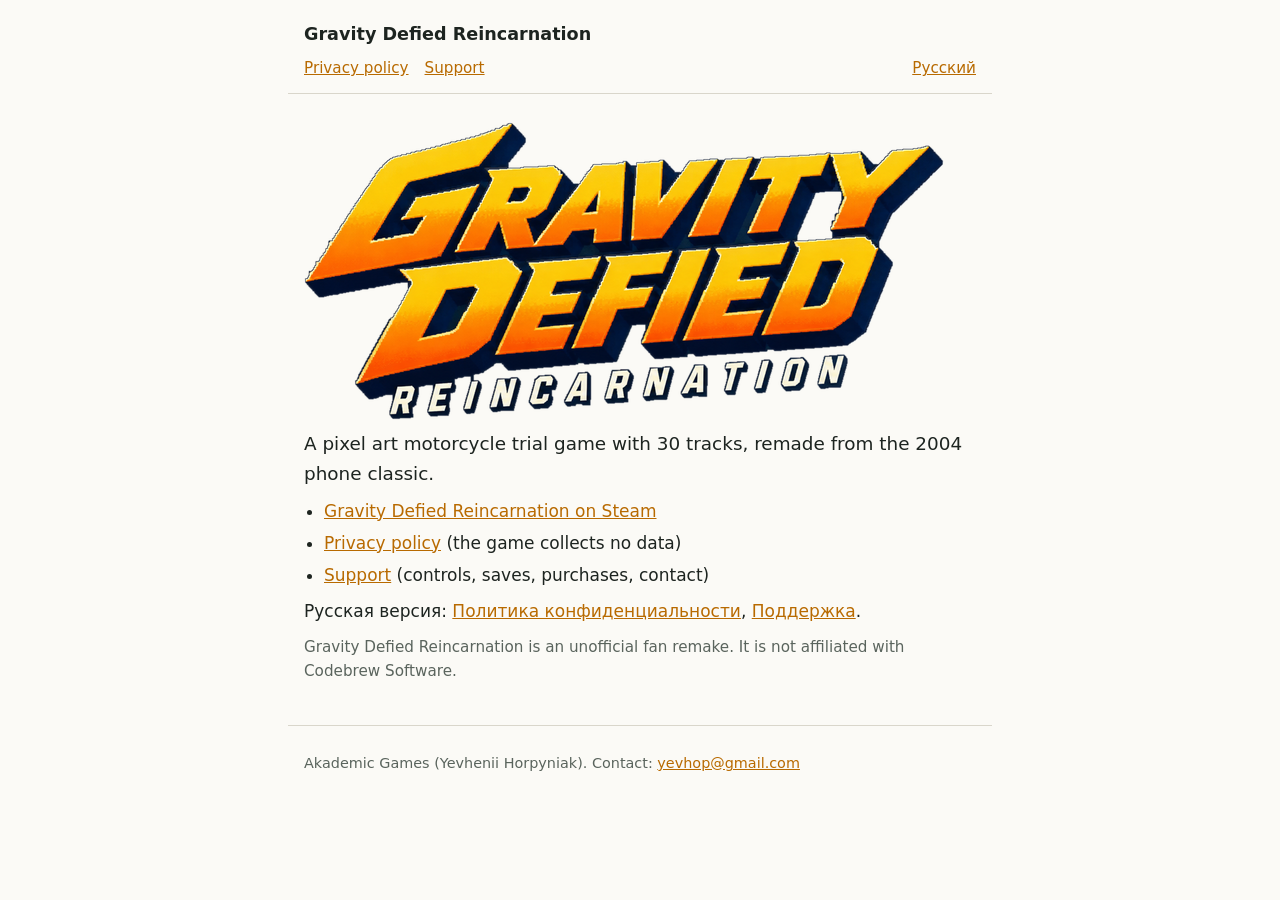
<file: index.html>
<!doctype html>
<html lang="en">
<head>
<meta charset="utf-8">
<meta name="viewport" content="width=device-width, initial-scale=1">
<title>Gravity Defied Reincarnation</title>
<meta name="description" content="Gravity Defied Reincarnation, a pixel art motorcycle trial game. Privacy policy and support.">
<link rel="stylesheet" href="style.css">
</head>
<body>
<header>
  <a class="brand" href="index.html">Gravity Defied Reincarnation</a>
  <nav>
    <a href="privacy.html">Privacy policy</a>
    <a href="support.html">Support</a>
    <a class="lang" href="ru/privacy.html" hreflang="ru" lang="ru">Русский</a>
  </nav>
</header>
<main>
  <h1><img class="logo" src="logo.png" width="640" height="298" alt="Gravity Defied Reincarnation"></h1>
  <p class="lead">A pixel art motorcycle trial game with 30 tracks, remade from the 2004 phone classic.</p>
  <ul>
    <li><a href="https://store.steampowered.com/app/5469060/">Gravity Defied Reincarnation on Steam</a></li>
    <li><a href="privacy.html">Privacy policy</a> (the game collects no data)</li>
    <li><a href="support.html">Support</a> (controls, saves, purchases, contact)</li>
  </ul>
  <p>Русская версия: <a href="ru/privacy.html" lang="ru" hreflang="ru">Политика конфиденциальности</a>, <a href="ru/support.html" lang="ru" hreflang="ru">Поддержка</a>.</p>
  <p class="meta">Gravity Defied Reincarnation is an unofficial fan remake. It is not affiliated with Codebrew Software.</p>
</main>
<footer>
  <p>Akademic Games (Yevhenii Horpyniak). Contact: <a href="mailto:yevhop@gmail.com">yevhop@gmail.com</a></p>
</footer>
</body>
</html>
</file>
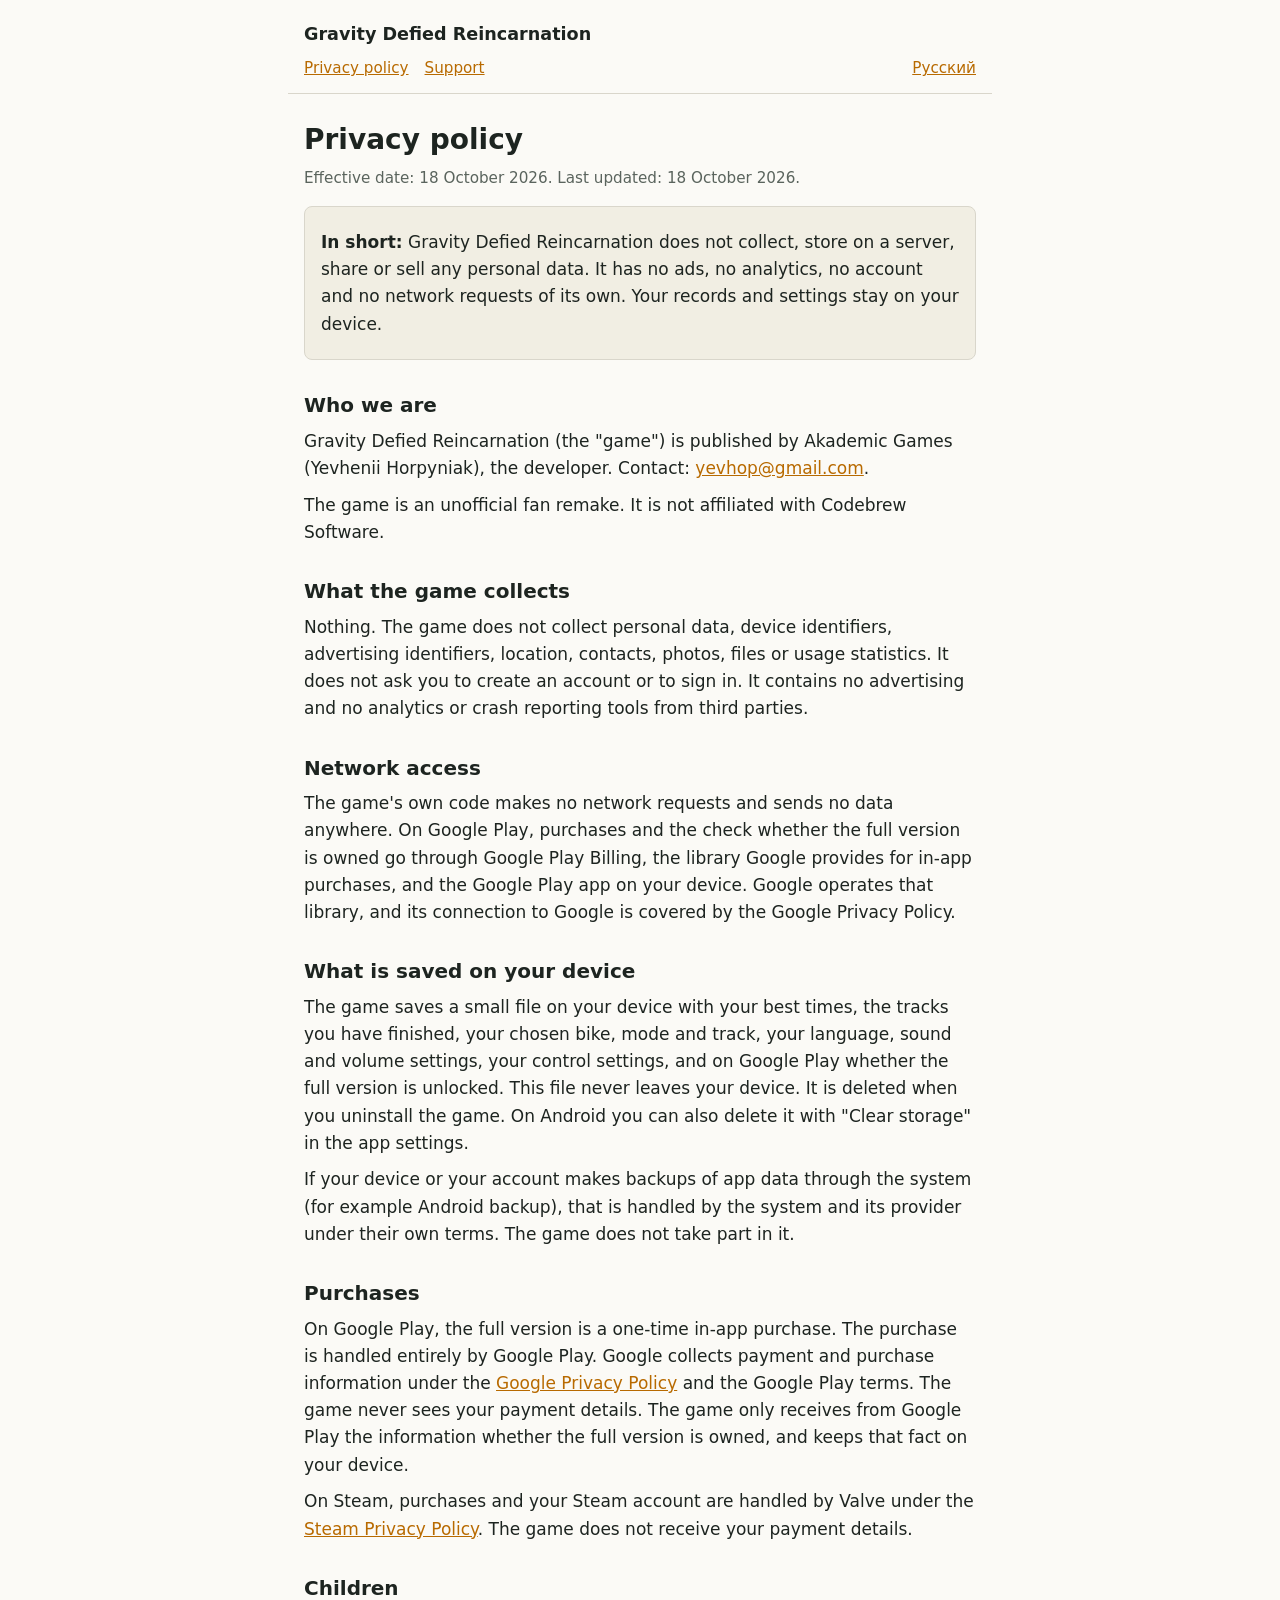
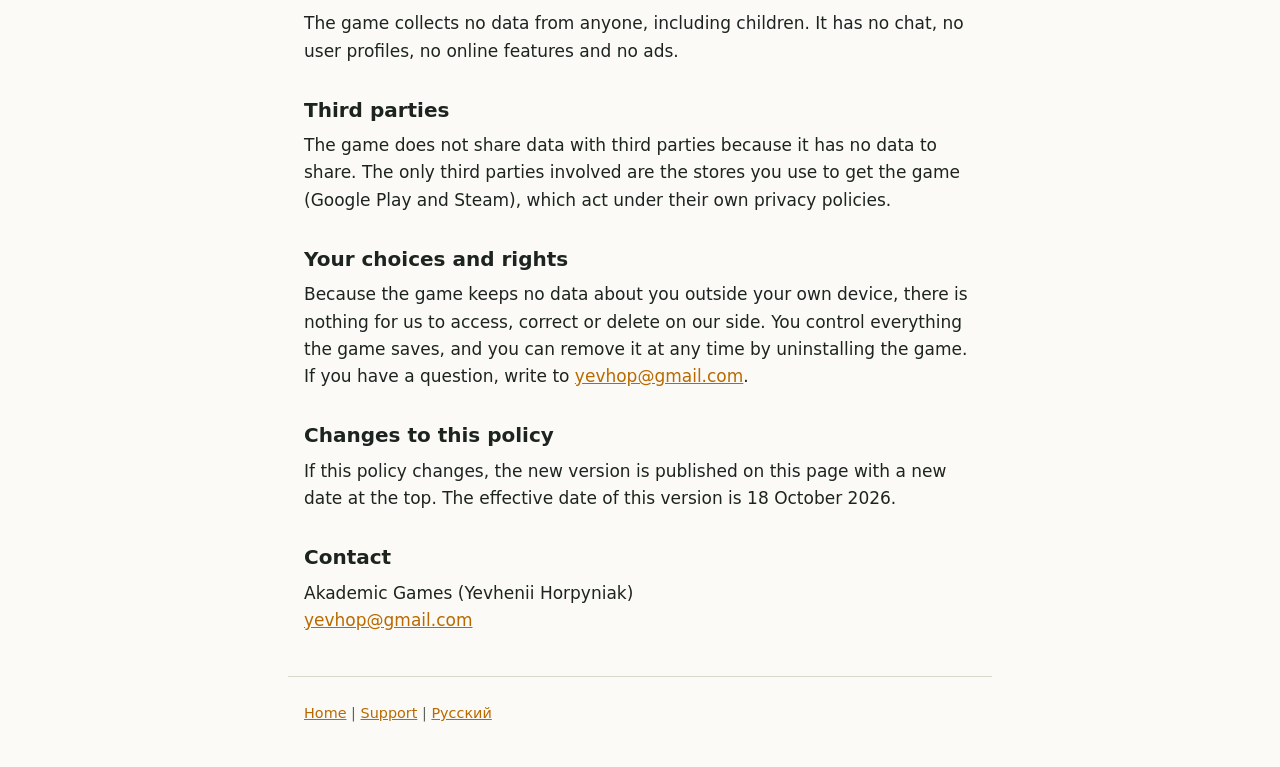
<file: privacy.html>
<!doctype html>
<html lang="en">
<head>
<meta charset="utf-8">
<meta name="viewport" content="width=device-width, initial-scale=1">
<title>Privacy policy - Gravity Defied Reincarnation</title>
<meta name="description" content="Privacy policy of Gravity Defied Reincarnation. The game collects no personal data.">
<link rel="stylesheet" href="style.css">
</head>
<body>
<header>
  <a class="brand" href="index.html">Gravity Defied Reincarnation</a>
  <nav>
    <a href="privacy.html">Privacy policy</a>
    <a href="support.html">Support</a>
    <a class="lang" href="ru/privacy.html" hreflang="ru" lang="ru">Русский</a>
  </nav>
</header>
<main>
  <h1>Privacy policy</h1>
  <p class="meta">Effective date: 18 October 2026. Last updated: 18 October 2026.</p>

  <div class="card">
    <p><strong>In short:</strong> Gravity Defied Reincarnation does not collect, store on a server, share or sell any personal data. It has no ads, no analytics, no account and no network requests of its own. Your records and settings stay on your device.</p>
  </div>

  <h2>Who we are</h2>
  <p>Gravity Defied Reincarnation (the "game") is published by Akademic Games (Yevhenii Horpyniak), the developer. Contact: <a href="mailto:yevhop@gmail.com">yevhop@gmail.com</a>.</p>
  <p>The game is an unofficial fan remake. It is not affiliated with Codebrew Software.</p>

  <h2>What the game collects</h2>
  <p>Nothing. The game does not collect personal data, device identifiers, advertising identifiers, location, contacts, photos, files or usage statistics. It does not ask you to create an account or to sign in. It contains no advertising and no analytics or crash reporting tools from third parties.</p>

  <h2>Network access</h2>
  <p>The game's own code makes no network requests and sends no data anywhere. On Google Play, purchases and the check whether the full version is owned go through Google Play Billing, the library Google provides for in-app purchases, and the Google Play app on your device. Google operates that library, and its connection to Google is covered by the Google Privacy Policy.</p>

  <h2>What is saved on your device</h2>
  <p>The game saves a small file on your device with your best times, the tracks you have finished, your chosen bike, mode and track, your language, sound and volume settings, your control settings, and on Google Play whether the full version is unlocked. This file never leaves your device. It is deleted when you uninstall the game. On Android you can also delete it with "Clear storage" in the app settings.</p>
  <p>If your device or your account makes backups of app data through the system (for example Android backup), that is handled by the system and its provider under their own terms. The game does not take part in it.</p>

  <h2>Purchases</h2>
  <p>On Google Play, the full version is a one-time in-app purchase. The purchase is handled entirely by Google Play. Google collects payment and purchase information under the <a href="https://policies.google.com/privacy">Google Privacy Policy</a> and the Google Play terms. The game never sees your payment details. The game only receives from Google Play the information whether the full version is owned, and keeps that fact on your device.</p>
  <p>On Steam, purchases and your Steam account are handled by Valve under the <a href="https://store.steampowered.com/privacy_agreement/">Steam Privacy Policy</a>. The game does not receive your payment details.</p>

  <h2>Children</h2>
  <p>The game collects no data from anyone, including children. It has no chat, no user profiles, no online features and no ads.</p>

  <h2>Third parties</h2>
  <p>The game does not share data with third parties because it has no data to share. The only third parties involved are the stores you use to get the game (Google Play and Steam), which act under their own privacy policies.</p>

  <h2>Your choices and rights</h2>
  <p>Because the game keeps no data about you outside your own device, there is nothing for us to access, correct or delete on our side. You control everything the game saves, and you can remove it at any time by uninstalling the game. If you have a question, write to <a href="mailto:yevhop@gmail.com">yevhop@gmail.com</a>.</p>

  <h2>Changes to this policy</h2>
  <p>If this policy changes, the new version is published on this page with a new date at the top. The effective date of this version is 18 October 2026.</p>

  <h2>Contact</h2>
  <p>Akademic Games (Yevhenii Horpyniak)<br>
  <a href="mailto:yevhop@gmail.com">yevhop@gmail.com</a></p>
</main>
<footer>
  <p><a href="index.html">Home</a> | <a href="support.html">Support</a> | <a href="ru/privacy.html" lang="ru" hreflang="ru">Русский</a></p>
</footer>
</body>
</html>
</file>
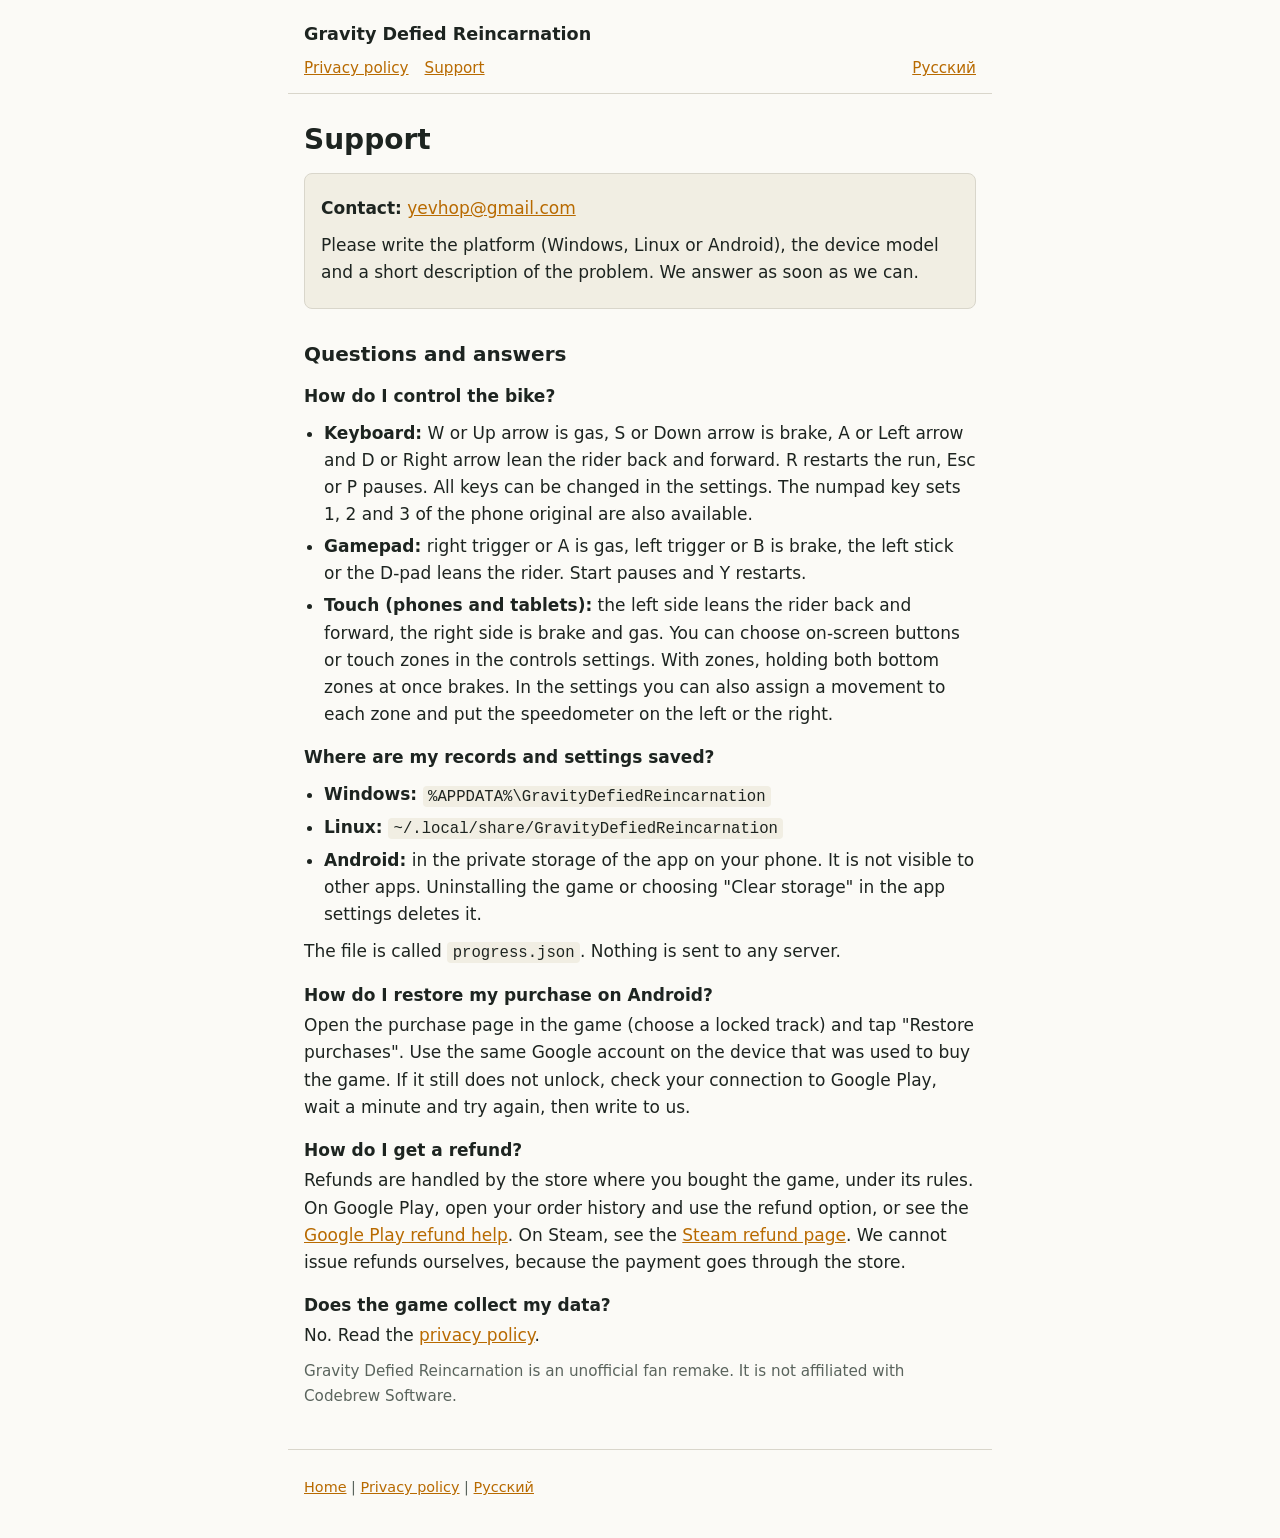
<file: support.html>
<!doctype html>
<html lang="en">
<head>
<meta charset="utf-8">
<meta name="viewport" content="width=device-width, initial-scale=1">
<title>Support - Gravity Defied Reincarnation</title>
<meta name="description" content="Support for Gravity Defied Reincarnation: contact, controls, saves, purchase restore and refunds.">
<link rel="stylesheet" href="style.css">
</head>
<body>
<header>
  <a class="brand" href="index.html">Gravity Defied Reincarnation</a>
  <nav>
    <a href="privacy.html">Privacy policy</a>
    <a href="support.html">Support</a>
    <a class="lang" href="ru/support.html" hreflang="ru" lang="ru">Русский</a>
  </nav>
</header>
<main>
  <h1>Support</h1>
  <div class="card">
    <p><strong>Contact:</strong> <a href="mailto:yevhop@gmail.com">yevhop@gmail.com</a></p>
    <p>Please write the platform (Windows, Linux or Android), the device model and a short description of the problem. We answer as soon as we can.</p>
  </div>

  <h2>Questions and answers</h2>
  <dl>
    <dt>How do I control the bike?</dt>
    <dd>
      <ul>
        <li><strong>Keyboard:</strong> W or Up arrow is gas, S or Down arrow is brake, A or Left arrow and D or Right arrow lean the rider back and forward. R restarts the run, Esc or P pauses. All keys can be changed in the settings. The numpad key sets 1, 2 and 3 of the phone original are also available.</li>
        <li><strong>Gamepad:</strong> right trigger or A is gas, left trigger or B is brake, the left stick or the D-pad leans the rider. Start pauses and Y restarts.</li>
        <li><strong>Touch (phones and tablets):</strong> the left side leans the rider back and forward, the right side is brake and gas. You can choose on-screen buttons or touch zones in the controls settings. With zones, holding both bottom zones at once brakes. In the settings you can also assign a movement to each zone and put the speedometer on the left or the right.</li>
      </ul>
    </dd>

    <dt>Where are my records and settings saved?</dt>
    <dd>
      <ul>
        <li><strong>Windows:</strong> <code>%APPDATA%\GravityDefiedReincarnation</code></li>
        <li><strong>Linux:</strong> <code>~/.local/share/GravityDefiedReincarnation</code></li>
        <li><strong>Android:</strong> in the private storage of the app on your phone. It is not visible to other apps. Uninstalling the game or choosing "Clear storage" in the app settings deletes it.</li>
      </ul>
      <p>The file is called <code>progress.json</code>. Nothing is sent to any server.</p>
    </dd>

    <dt>How do I restore my purchase on Android?</dt>
    <dd>Open the purchase page in the game (choose a locked track) and tap "Restore purchases". Use the same Google account on the device that was used to buy the game. If it still does not unlock, check your connection to Google Play, wait a minute and try again, then write to us.</dd>

    <dt>How do I get a refund?</dt>
    <dd>Refunds are handled by the store where you bought the game, under its rules. On Google Play, open your order history and use the refund option, or see the <a href="https://support.google.com/googleplay/answer/2479637">Google Play refund help</a>. On Steam, see the <a href="https://store.steampowered.com/steam_refunds/">Steam refund page</a>. We cannot issue refunds ourselves, because the payment goes through the store.</dd>

    <dt>Does the game collect my data?</dt>
    <dd>No. Read the <a href="privacy.html">privacy policy</a>.</dd>
  </dl>

  <p class="meta">Gravity Defied Reincarnation is an unofficial fan remake. It is not affiliated with Codebrew Software.</p>
</main>
<footer>
  <p><a href="index.html">Home</a> | <a href="privacy.html">Privacy policy</a> | <a href="ru/support.html" lang="ru" hreflang="ru">Русский</a></p>
</footer>
</body>
</html>
</file>
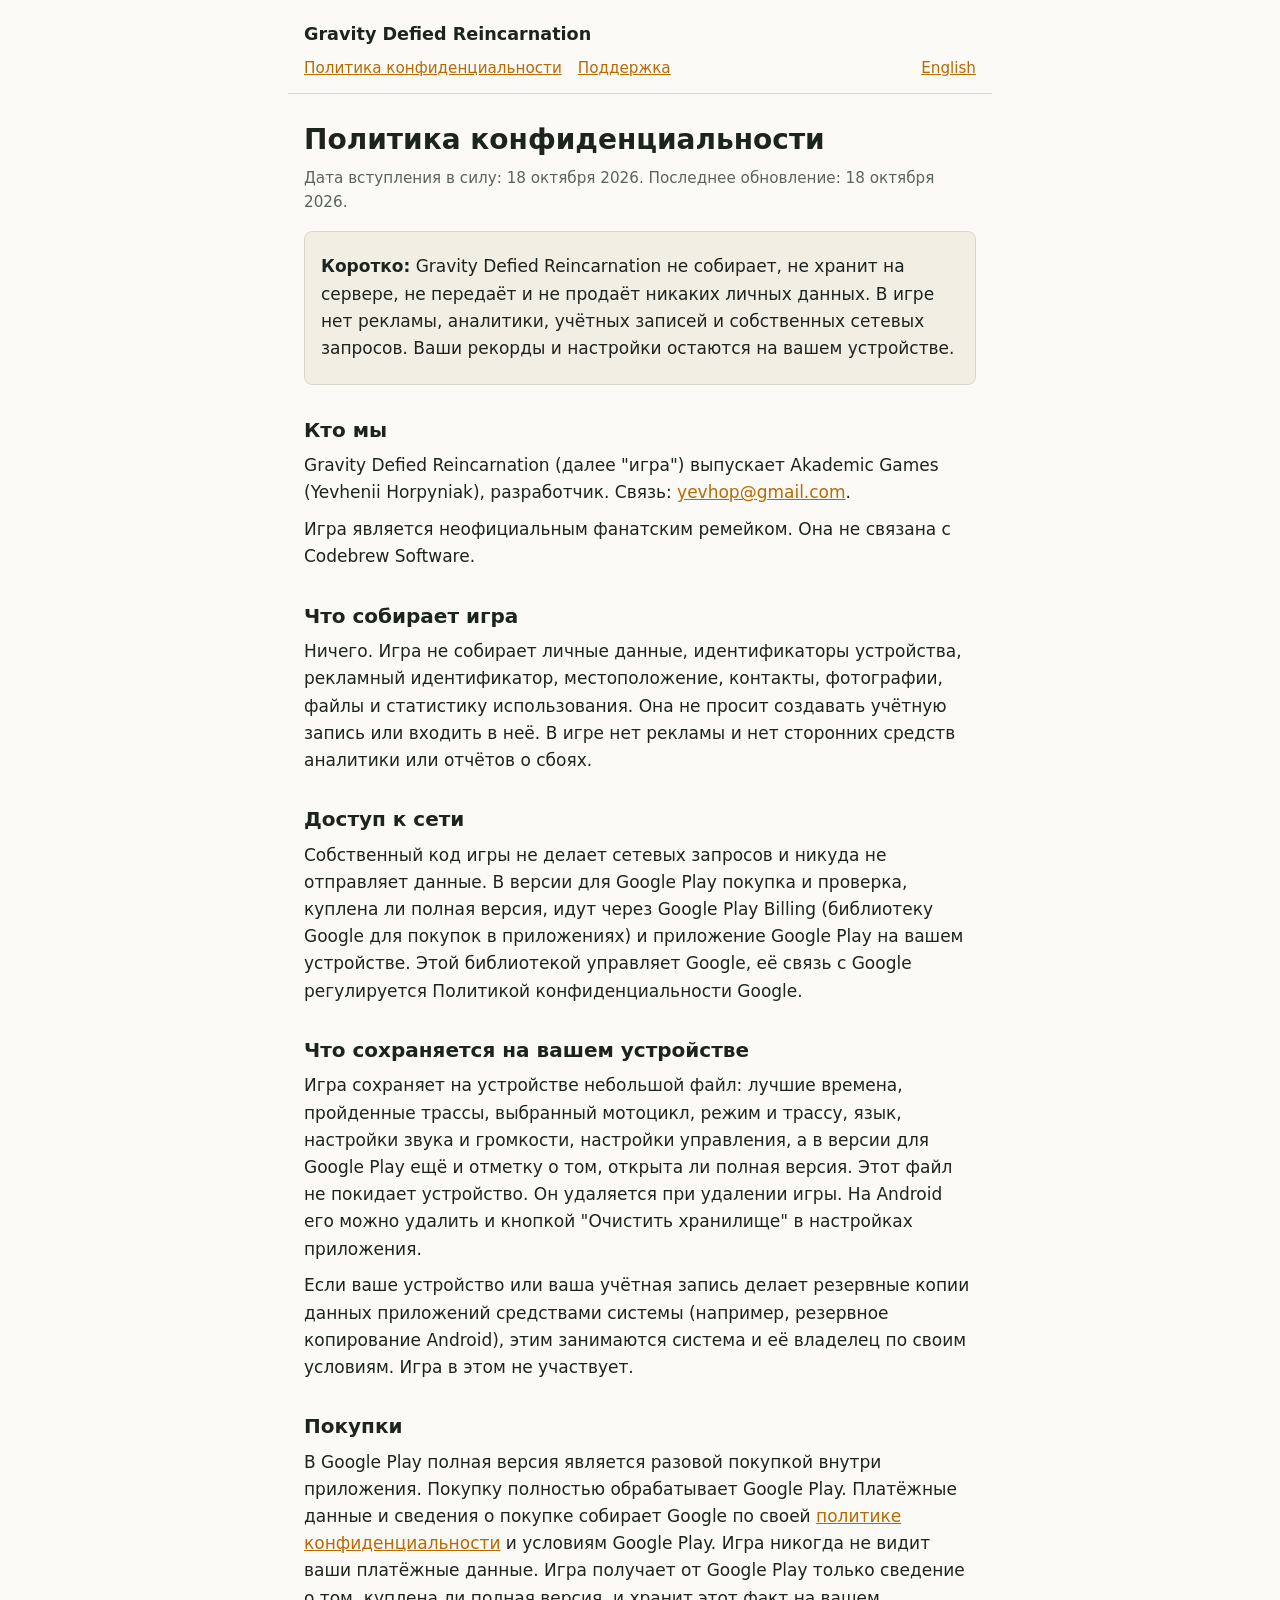
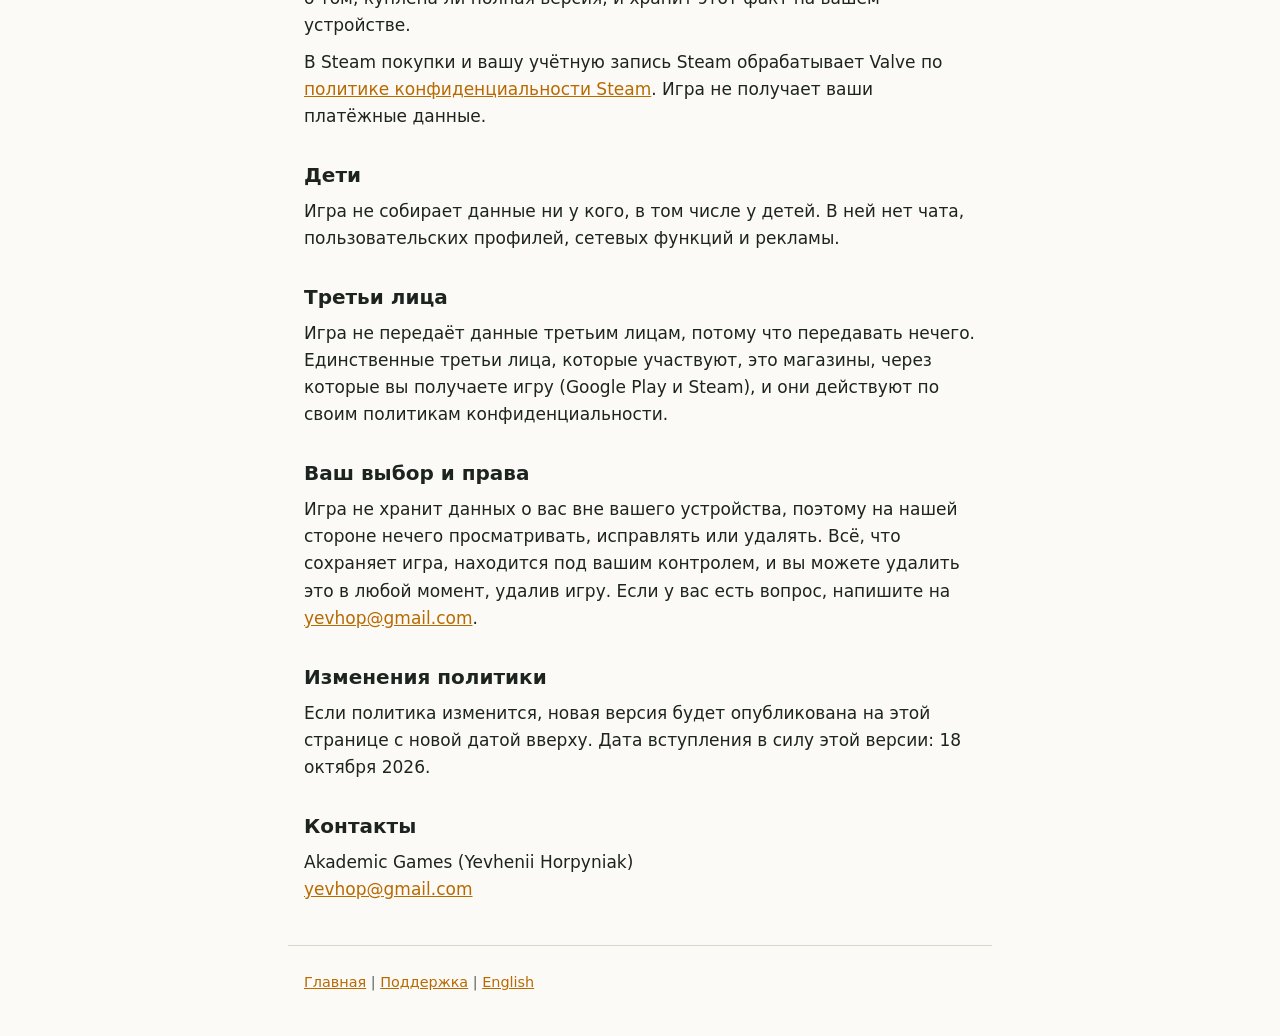
<file: ru/privacy.html>
<!doctype html>
<html lang="ru">
<head>
<meta charset="utf-8">
<meta name="viewport" content="width=device-width, initial-scale=1">
<title>Политика конфиденциальности - Gravity Defied Reincarnation</title>
<meta name="description" content="Политика конфиденциальности игры Gravity Defied Reincarnation. Игра не собирает личных данных.">
<link rel="stylesheet" href="../style.css">
</head>
<body>
<header>
  <a class="brand" href="../index.html">Gravity Defied Reincarnation</a>
  <nav>
    <a href="privacy.html">Политика конфиденциальности</a>
    <a href="support.html">Поддержка</a>
    <a class="lang" href="../privacy.html" hreflang="en" lang="en">English</a>
  </nav>
</header>
<main>
  <h1>Политика конфиденциальности</h1>
  <p class="meta">Дата вступления в силу: 18 октября 2026. Последнее обновление: 18 октября 2026.</p>

  <div class="card">
    <p><strong>Коротко:</strong> Gravity Defied Reincarnation не собирает, не хранит на сервере, не передаёт и не продаёт никаких личных данных. В игре нет рекламы, аналитики, учётных записей и собственных сетевых запросов. Ваши рекорды и настройки остаются на вашем устройстве.</p>
  </div>

  <h2>Кто мы</h2>
  <p>Gravity Defied Reincarnation (далее "игра") выпускает Akademic Games (Yevhenii Horpyniak), разработчик. Связь: <a href="mailto:yevhop@gmail.com">yevhop@gmail.com</a>.</p>
  <p>Игра является неофициальным фанатским ремейком. Она не связана с Codebrew Software.</p>

  <h2>Что собирает игра</h2>
  <p>Ничего. Игра не собирает личные данные, идентификаторы устройства, рекламный идентификатор, местоположение, контакты, фотографии, файлы и статистику использования. Она не просит создавать учётную запись или входить в неё. В игре нет рекламы и нет сторонних средств аналитики или отчётов о сбоях.</p>

  <h2>Доступ к сети</h2>
  <p>Собственный код игры не делает сетевых запросов и никуда не отправляет данные. В версии для Google Play покупка и проверка, куплена ли полная версия, идут через Google Play Billing (библиотеку Google для покупок в приложениях) и приложение Google Play на вашем устройстве. Этой библиотекой управляет Google, её связь с Google регулируется Политикой конфиденциальности Google.</p>

  <h2>Что сохраняется на вашем устройстве</h2>
  <p>Игра сохраняет на устройстве небольшой файл: лучшие времена, пройденные трассы, выбранный мотоцикл, режим и трассу, язык, настройки звука и громкости, настройки управления, а в версии для Google Play ещё и отметку о том, открыта ли полная версия. Этот файл не покидает устройство. Он удаляется при удалении игры. На Android его можно удалить и кнопкой "Очистить хранилище" в настройках приложения.</p>
  <p>Если ваше устройство или ваша учётная запись делает резервные копии данных приложений средствами системы (например, резервное копирование Android), этим занимаются система и её владелец по своим условиям. Игра в этом не участвует.</p>

  <h2>Покупки</h2>
  <p>В Google Play полная версия является разовой покупкой внутри приложения. Покупку полностью обрабатывает Google Play. Платёжные данные и сведения о покупке собирает Google по своей <a href="https://policies.google.com/privacy?hl=ru">политике конфиденциальности</a> и условиям Google Play. Игра никогда не видит ваши платёжные данные. Игра получает от Google Play только сведение о том, куплена ли полная версия, и хранит этот факт на вашем устройстве.</p>
  <p>В Steam покупки и вашу учётную запись Steam обрабатывает Valve по <a href="https://store.steampowered.com/privacy_agreement/?l=russian">политике конфиденциальности Steam</a>. Игра не получает ваши платёжные данные.</p>

  <h2>Дети</h2>
  <p>Игра не собирает данные ни у кого, в том числе у детей. В ней нет чата, пользовательских профилей, сетевых функций и рекламы.</p>

  <h2>Третьи лица</h2>
  <p>Игра не передаёт данные третьим лицам, потому что передавать нечего. Единственные третьи лица, которые участвуют, это магазины, через которые вы получаете игру (Google Play и Steam), и они действуют по своим политикам конфиденциальности.</p>

  <h2>Ваш выбор и права</h2>
  <p>Игра не хранит данных о вас вне вашего устройства, поэтому на нашей стороне нечего просматривать, исправлять или удалять. Всё, что сохраняет игра, находится под вашим контролем, и вы можете удалить это в любой момент, удалив игру. Если у вас есть вопрос, напишите на <a href="mailto:yevhop@gmail.com">yevhop@gmail.com</a>.</p>

  <h2>Изменения политики</h2>
  <p>Если политика изменится, новая версия будет опубликована на этой странице с новой датой вверху. Дата вступления в силу этой версии: 18 октября 2026.</p>

  <h2>Контакты</h2>
  <p>Akademic Games (Yevhenii Horpyniak)<br>
  <a href="mailto:yevhop@gmail.com">yevhop@gmail.com</a></p>
</main>
<footer>
  <p><a href="../index.html">Главная</a> | <a href="support.html">Поддержка</a> | <a href="../privacy.html" lang="en" hreflang="en">English</a></p>
</footer>
</body>
</html>
</file>
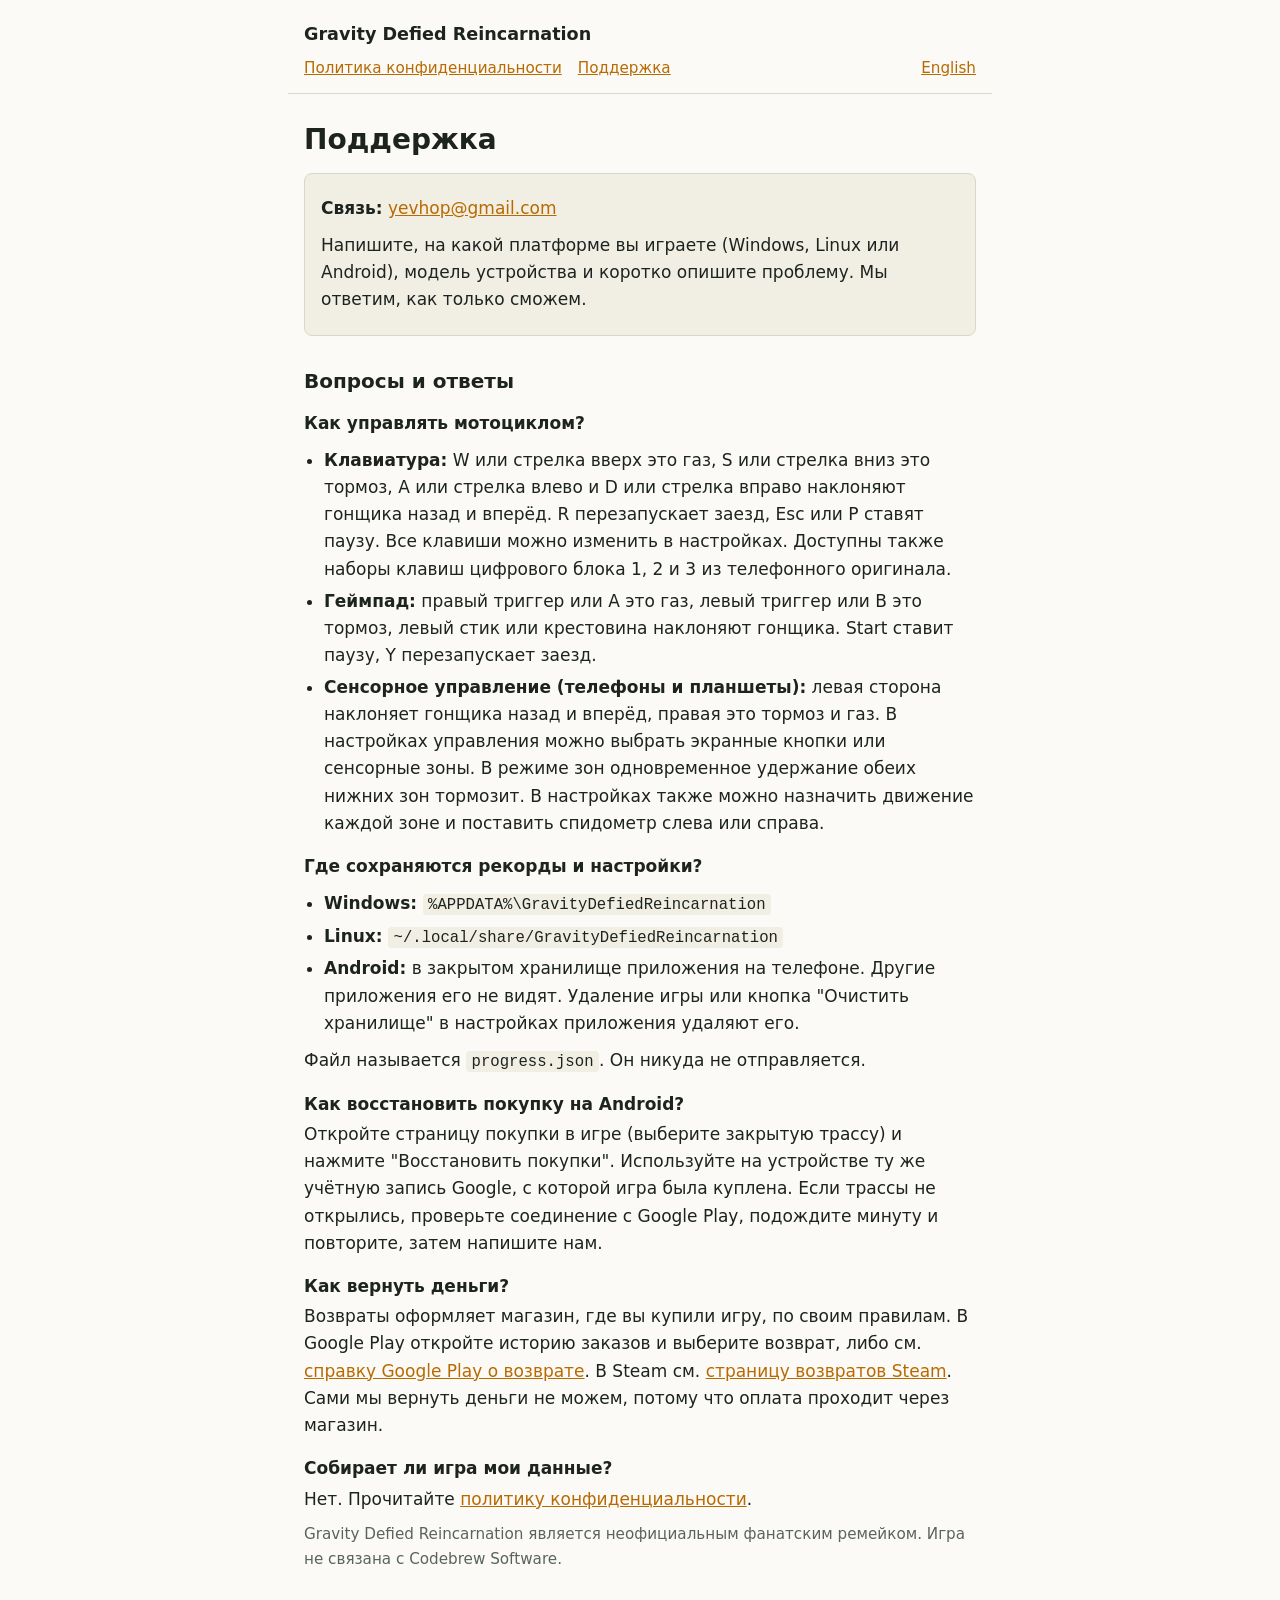
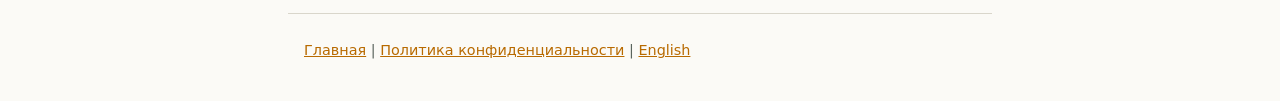
<file: ru/support.html>
<!doctype html>
<html lang="ru">
<head>
<meta charset="utf-8">
<meta name="viewport" content="width=device-width, initial-scale=1">
<title>Поддержка - Gravity Defied Reincarnation</title>
<meta name="description" content="Поддержка игры Gravity Defied Reincarnation: связь, управление, сохранения, восстановление покупки и возврат денег.">
<link rel="stylesheet" href="../style.css">
</head>
<body>
<header>
  <a class="brand" href="../index.html">Gravity Defied Reincarnation</a>
  <nav>
    <a href="privacy.html">Политика конфиденциальности</a>
    <a href="support.html">Поддержка</a>
    <a class="lang" href="../support.html" hreflang="en" lang="en">English</a>
  </nav>
</header>
<main>
  <h1>Поддержка</h1>
  <div class="card">
    <p><strong>Связь:</strong> <a href="mailto:yevhop@gmail.com">yevhop@gmail.com</a></p>
    <p>Напишите, на какой платформе вы играете (Windows, Linux или Android), модель устройства и коротко опишите проблему. Мы ответим, как только сможем.</p>
  </div>

  <h2>Вопросы и ответы</h2>
  <dl>
    <dt>Как управлять мотоциклом?</dt>
    <dd>
      <ul>
        <li><strong>Клавиатура:</strong> W или стрелка вверх это газ, S или стрелка вниз это тормоз, A или стрелка влево и D или стрелка вправо наклоняют гонщика назад и вперёд. R перезапускает заезд, Esc или P ставят паузу. Все клавиши можно изменить в настройках. Доступны также наборы клавиш цифрового блока 1, 2 и 3 из телефонного оригинала.</li>
        <li><strong>Геймпад:</strong> правый триггер или A это газ, левый триггер или B это тормоз, левый стик или крестовина наклоняют гонщика. Start ставит паузу, Y перезапускает заезд.</li>
        <li><strong>Сенсорное управление (телефоны и планшеты):</strong> левая сторона наклоняет гонщика назад и вперёд, правая это тормоз и газ. В настройках управления можно выбрать экранные кнопки или сенсорные зоны. В режиме зон одновременное удержание обеих нижних зон тормозит. В настройках также можно назначить движение каждой зоне и поставить спидометр слева или справа.</li>
      </ul>
    </dd>

    <dt>Где сохраняются рекорды и настройки?</dt>
    <dd>
      <ul>
        <li><strong>Windows:</strong> <code>%APPDATA%\GravityDefiedReincarnation</code></li>
        <li><strong>Linux:</strong> <code>~/.local/share/GravityDefiedReincarnation</code></li>
        <li><strong>Android:</strong> в закрытом хранилище приложения на телефоне. Другие приложения его не видят. Удаление игры или кнопка "Очистить хранилище" в настройках приложения удаляют его.</li>
      </ul>
      <p>Файл называется <code>progress.json</code>. Он никуда не отправляется.</p>
    </dd>

    <dt>Как восстановить покупку на Android?</dt>
    <dd>Откройте страницу покупки в игре (выберите закрытую трассу) и нажмите "Восстановить покупки". Используйте на устройстве ту же учётную запись Google, с которой игра была куплена. Если трассы не открылись, проверьте соединение с Google Play, подождите минуту и повторите, затем напишите нам.</dd>

    <dt>Как вернуть деньги?</dt>
    <dd>Возвраты оформляет магазин, где вы купили игру, по своим правилам. В Google Play откройте историю заказов и выберите возврат, либо см. <a href="https://support.google.com/googleplay/answer/2479637?hl=ru">справку Google Play о возврате</a>. В Steam см. <a href="https://store.steampowered.com/steam_refunds/?l=russian">страницу возвратов Steam</a>. Сами мы вернуть деньги не можем, потому что оплата проходит через магазин.</dd>

    <dt>Собирает ли игра мои данные?</dt>
    <dd>Нет. Прочитайте <a href="privacy.html">политику конфиденциальности</a>.</dd>
  </dl>

  <p class="meta">Gravity Defied Reincarnation является неофициальным фанатским ремейком. Игра не связана с Codebrew Software.</p>
</main>
<footer>
  <p><a href="../index.html">Главная</a> | <a href="privacy.html">Политика конфиденциальности</a> | <a href="../support.html" lang="en" hreflang="en">English</a></p>
</footer>
</body>
</html>
</file>
<file: style.css>
:root {
  --bg: #fbfaf6;
  --fg: #1d2420;
  --muted: #5a645d;
  --accent: #b86a00;
  --rule: #d9d6cb;
  --card: #f1eee3;
}

@media (prefers-color-scheme: dark) {
  :root {
    --bg: #14181a;
    --fg: #e8ebe6;
    --muted: #a3ada6;
    --accent: #f6a221;
    --rule: #333b3d;
    --card: #1d2326;
  }
}

* {
  box-sizing: border-box;
}

html {
  -webkit-text-size-adjust: 100%;
}

body {
  margin: 0;
  background: var(--bg);
  color: var(--fg);
  font-family: system-ui, -apple-system, "Segoe UI", Roboto, "Helvetica Neue", Arial, sans-serif;
  font-size: 1.0625rem;
  line-height: 1.6;
}

header,
main,
footer {
  max-width: 44rem;
  margin: 0 auto;
  padding: 0 1rem;
}

header {
  padding-top: 1.25rem;
  padding-bottom: 0.75rem;
  border-bottom: 1px solid var(--rule);
}

.brand {
  font-weight: 700;
  font-size: 1.1rem;
  color: var(--fg);
  text-decoration: none;
}

nav {
  display: flex;
  flex-wrap: wrap;
  gap: 0.25rem 1rem;
  margin-top: 0.5rem;
  font-size: 0.95rem;
}

nav .lang {
  margin-left: auto;
}

a {
  color: var(--accent);
}

a:hover {
  text-decoration-thickness: 2px;
}

main {
  padding-top: 1.25rem;
  padding-bottom: 2rem;
}

h1 {
  font-size: 1.75rem;
  line-height: 1.25;
  margin: 0.5rem 0 0.5rem;
}

h2 {
  font-size: 1.25rem;
  line-height: 1.3;
  margin: 2rem 0 0.5rem;
}

p,
ul,
dl {
  margin: 0.6rem 0;
}

ul {
  padding-left: 1.25rem;
}

li {
  margin: 0.3rem 0;
}

dt {
  font-weight: 700;
  margin-top: 1rem;
}

dd {
  margin: 0.2rem 0 0;
}

code {
  font-family: ui-monospace, "Cascadia Mono", Consolas, Menlo, monospace;
  font-size: 0.92em;
  background: var(--card);
  padding: 0.1em 0.35em;
  border-radius: 4px;
  overflow-wrap: anywhere;
}

.meta {
  color: var(--muted);
  font-size: 0.95rem;
}

.lead {
  font-size: 1.15rem;
}

.card {
  background: var(--card);
  border: 1px solid var(--rule);
  border-radius: 8px;
  padding: 0.75rem 1rem;
  margin: 1rem 0;
}

footer {
  padding-top: 1rem;
  padding-bottom: 2rem;
  border-top: 1px solid var(--rule);
  color: var(--muted);
  font-size: 0.9rem;
}

.logo {
  display: block;
  max-width: 100%;
  height: auto;
}
</file>
